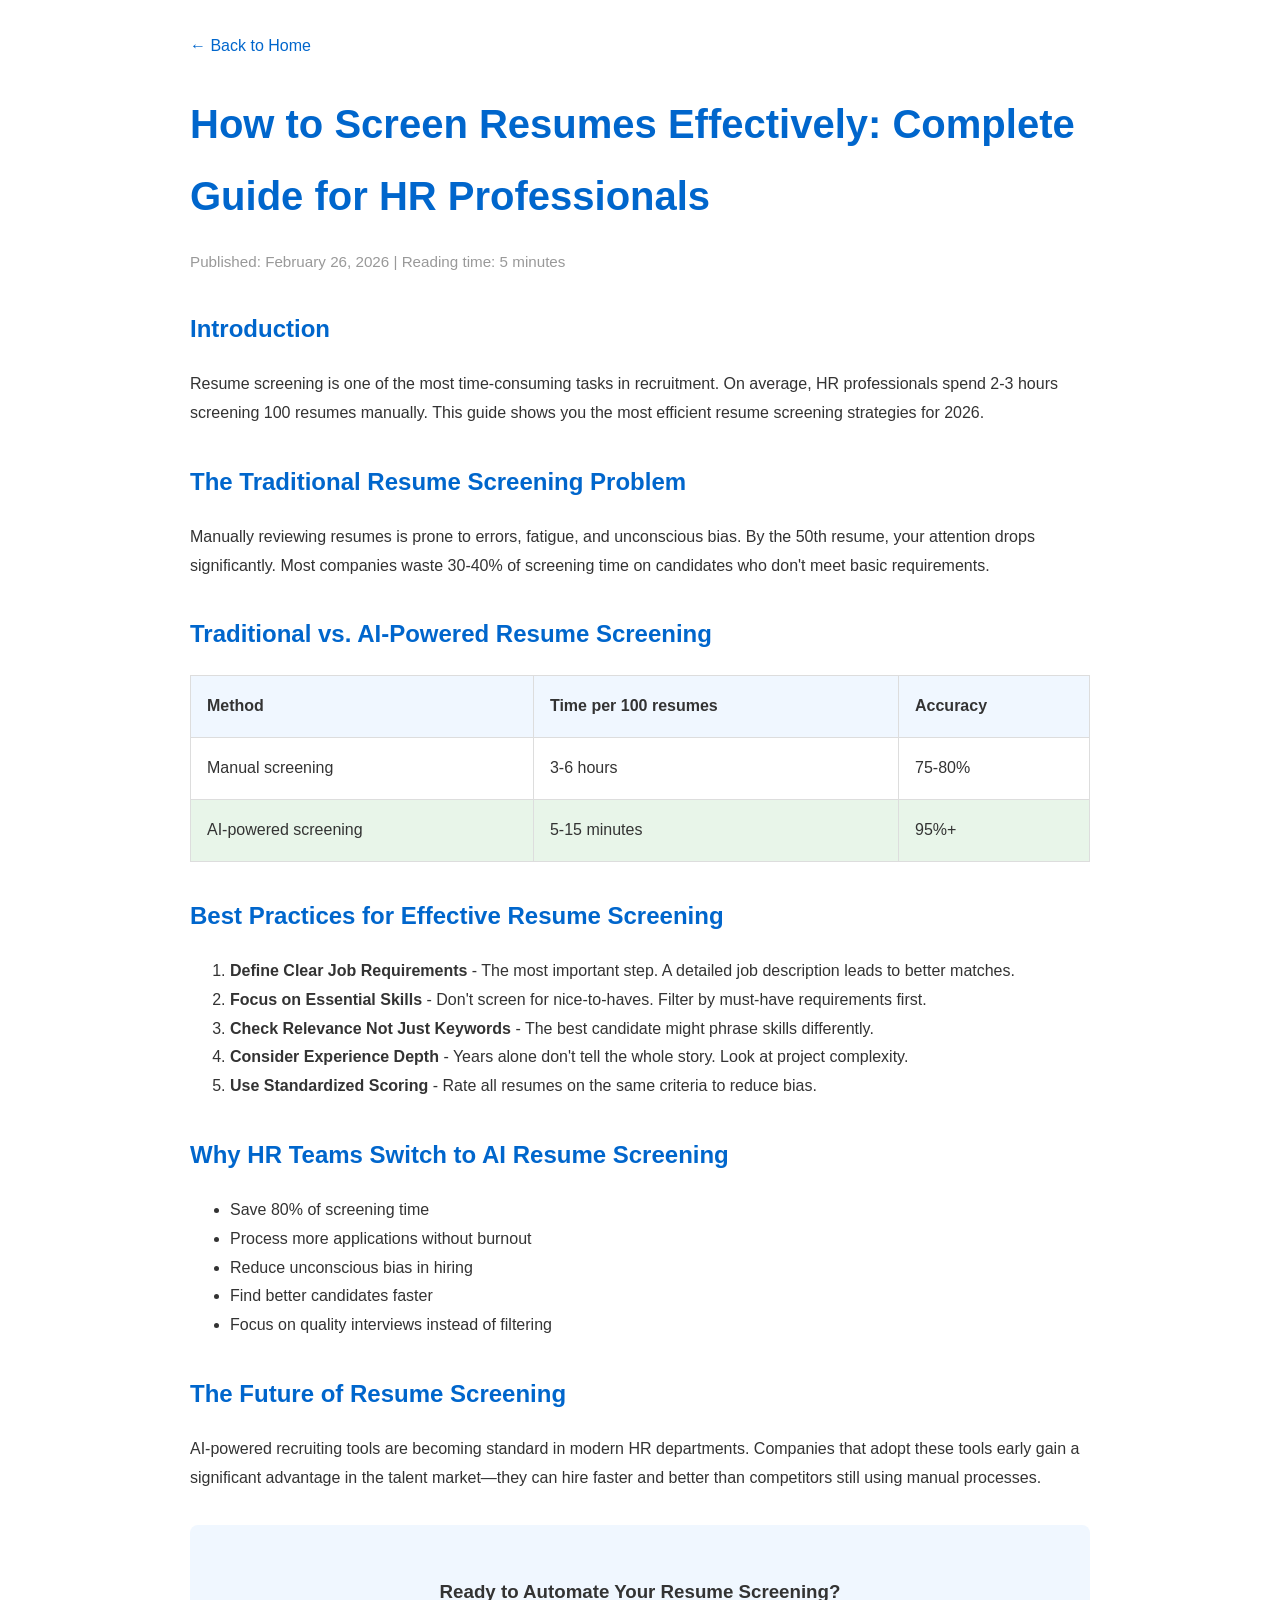
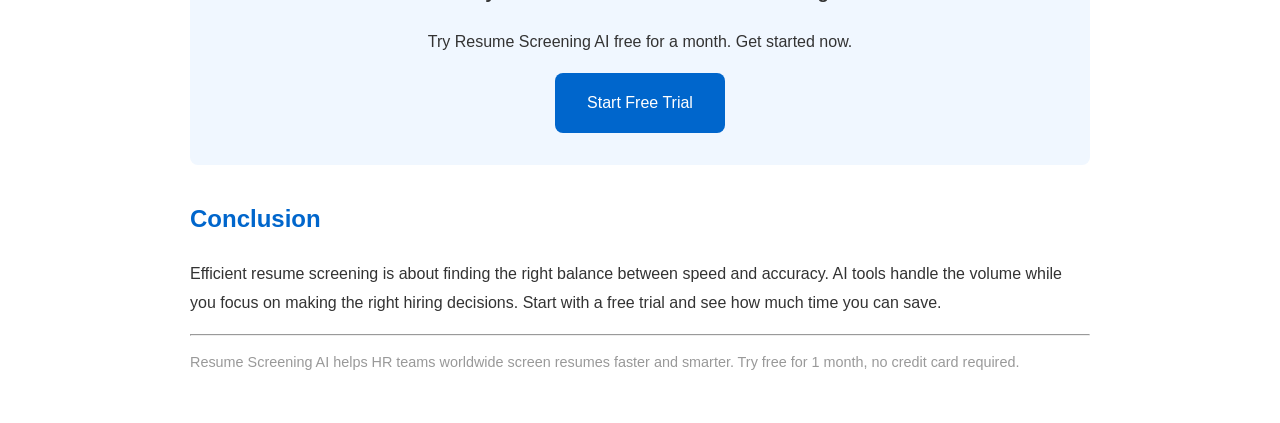
<file: templates/blog_screening_guide.html>
<!DOCTYPE html>
<html lang="en">
<head>
    <meta charset="UTF-8">
    <meta name="viewport" content="width=device-width, initial-scale=1.0">
    <meta name="description" content="Learn how to screen resumes effectively using AI. Tips and best practices for HR professionals to reduce hiring time and improve candidate quality.">
    <meta name="keywords" content="resume screening tips, how to screen resumes, resume screening best practices, recruiting tips, hiring strategies, HR automation">
    <title>How to Screen Resumes Effectively - Guide for HR Professionals</title>
    <style>
        body { font-family: 'Segoe UI', Tahoma, Geneva, Verdana, sans-serif; line-height: 1.8; color: #333; max-width: 900px; margin: 0 auto; padding: 2rem; }
        h1 { color: #0066cc; font-size: 2.5rem; margin-bottom: 1rem; }
        h2 { color: #0066cc; margin-top: 2rem; }
        .meta { color: #999; font-size: 0.95rem; margin-bottom: 2rem; }
        a { color: #0066cc; text-decoration: none; }
        a:hover { text-decoration: underline; }
        .cta { background: #f0f7ff; padding: 2rem; border-radius: 8px; margin: 2rem 0; text-align: center; }
        .cta a { background: #0066cc; color: white; padding: 1rem 2rem; border-radius: 8px; display: inline-block; }
    </style>
</head>
<body>
    <a href="/">← Back to Home</a>
    
    <h1>How to Screen Resumes Effectively: Complete Guide for HR Professionals</h1>
    <p class="meta">Published: February 26, 2026 | Reading time: 5 minutes</p>
    
    <h2>Introduction</h2>
    <p>Resume screening is one of the most time-consuming tasks in recruitment. On average, HR professionals spend 2-3 hours screening 100 resumes manually. This guide shows you the most efficient resume screening strategies for 2026.</p>
    
    <h2>The Traditional Resume Screening Problem</h2>
    <p>Manually reviewing resumes is prone to errors, fatigue, and unconscious bias. By the 50th resume, your attention drops significantly. Most companies waste 30-40% of screening time on candidates who don't meet basic requirements.</p>
    
    <h2>Traditional vs. AI-Powered Resume Screening</h2>
    <table style="width: 100%; border-collapse: collapse;">
        <tr style="background: #f0f7ff;">
            <td style="padding: 1rem; border: 1px solid #ddd;"><strong>Method</strong></td>
            <td style="padding: 1rem; border: 1px solid #ddd;"><strong>Time per 100 resumes</strong></td>
            <td style="padding: 1rem; border: 1px solid #ddd;"><strong>Accuracy</strong></td>
        </tr>
        <tr>
            <td style="padding: 1rem; border: 1px solid #ddd;">Manual screening</td>
            <td style="padding: 1rem; border: 1px solid #ddd;">3-6 hours</td>
            <td style="padding: 1rem; border: 1px solid #ddd;">75-80%</td>
        </tr>
        <tr style="background: #e8f5e9;">
            <td style="padding: 1rem; border: 1px solid #ddd;">AI-powered screening</td>
            <td style="padding: 1rem; border: 1px solid #ddd;">5-15 minutes</td>
            <td style="padding: 1rem; border: 1px solid #ddd;">95%+</td>
        </tr>
    </table>
    
    <h2>Best Practices for Effective Resume Screening</h2>
    <ol>
        <li><strong>Define Clear Job Requirements</strong> - The most important step. A detailed job description leads to better matches.</li>
        <li><strong>Focus on Essential Skills</strong> - Don't screen for nice-to-haves. Filter by must-have requirements first.</li>
        <li><strong>Check Relevance Not Just Keywords</strong> - The best candidate might phrase skills differently.</li>
        <li><strong>Consider Experience Depth</strong> - Years alone don't tell the whole story. Look at project complexity.</li>
        <li><strong>Use Standardized Scoring</strong> - Rate all resumes on the same criteria to reduce bias.</li>
    </ol>
    
    <h2>Why HR Teams Switch to AI Resume Screening</h2>
    <ul>
        <li>Save 80% of screening time</li>
        <li>Process more applications without burnout</li>
        <li>Reduce unconscious bias in hiring</li>
        <li>Find better candidates faster</li>
        <li>Focus on quality interviews instead of filtering</li>
    </ul>
    
    <h2>The Future of Resume Screening</h2>
    <p>AI-powered recruiting tools are becoming standard in modern HR departments. Companies that adopt these tools early gain a significant advantage in the talent market—they can hire faster and better than competitors still using manual processes.</p>
    
    <div class="cta">
        <h3>Ready to Automate Your Resume Screening?</h3>
        <p>Try Resume Screening AI free for a month. Get started now.</p>
        <a href="{{ url_for('register') }}">Start Free Trial</a>
    </div>
    
    <h2>Conclusion</h2>
    <p>Efficient resume screening is about finding the right balance between speed and accuracy. AI tools handle the volume while you focus on making the right hiring decisions. Start with a free trial and see how much time you can save.</p>
    
    <hr>
    <p style="color: #999; font-size: 0.9rem;">
        Resume Screening AI helps HR teams worldwide screen resumes faster and smarter. Try free for 1 month, no credit card required.
    </p>
</body>
</html>
</file>
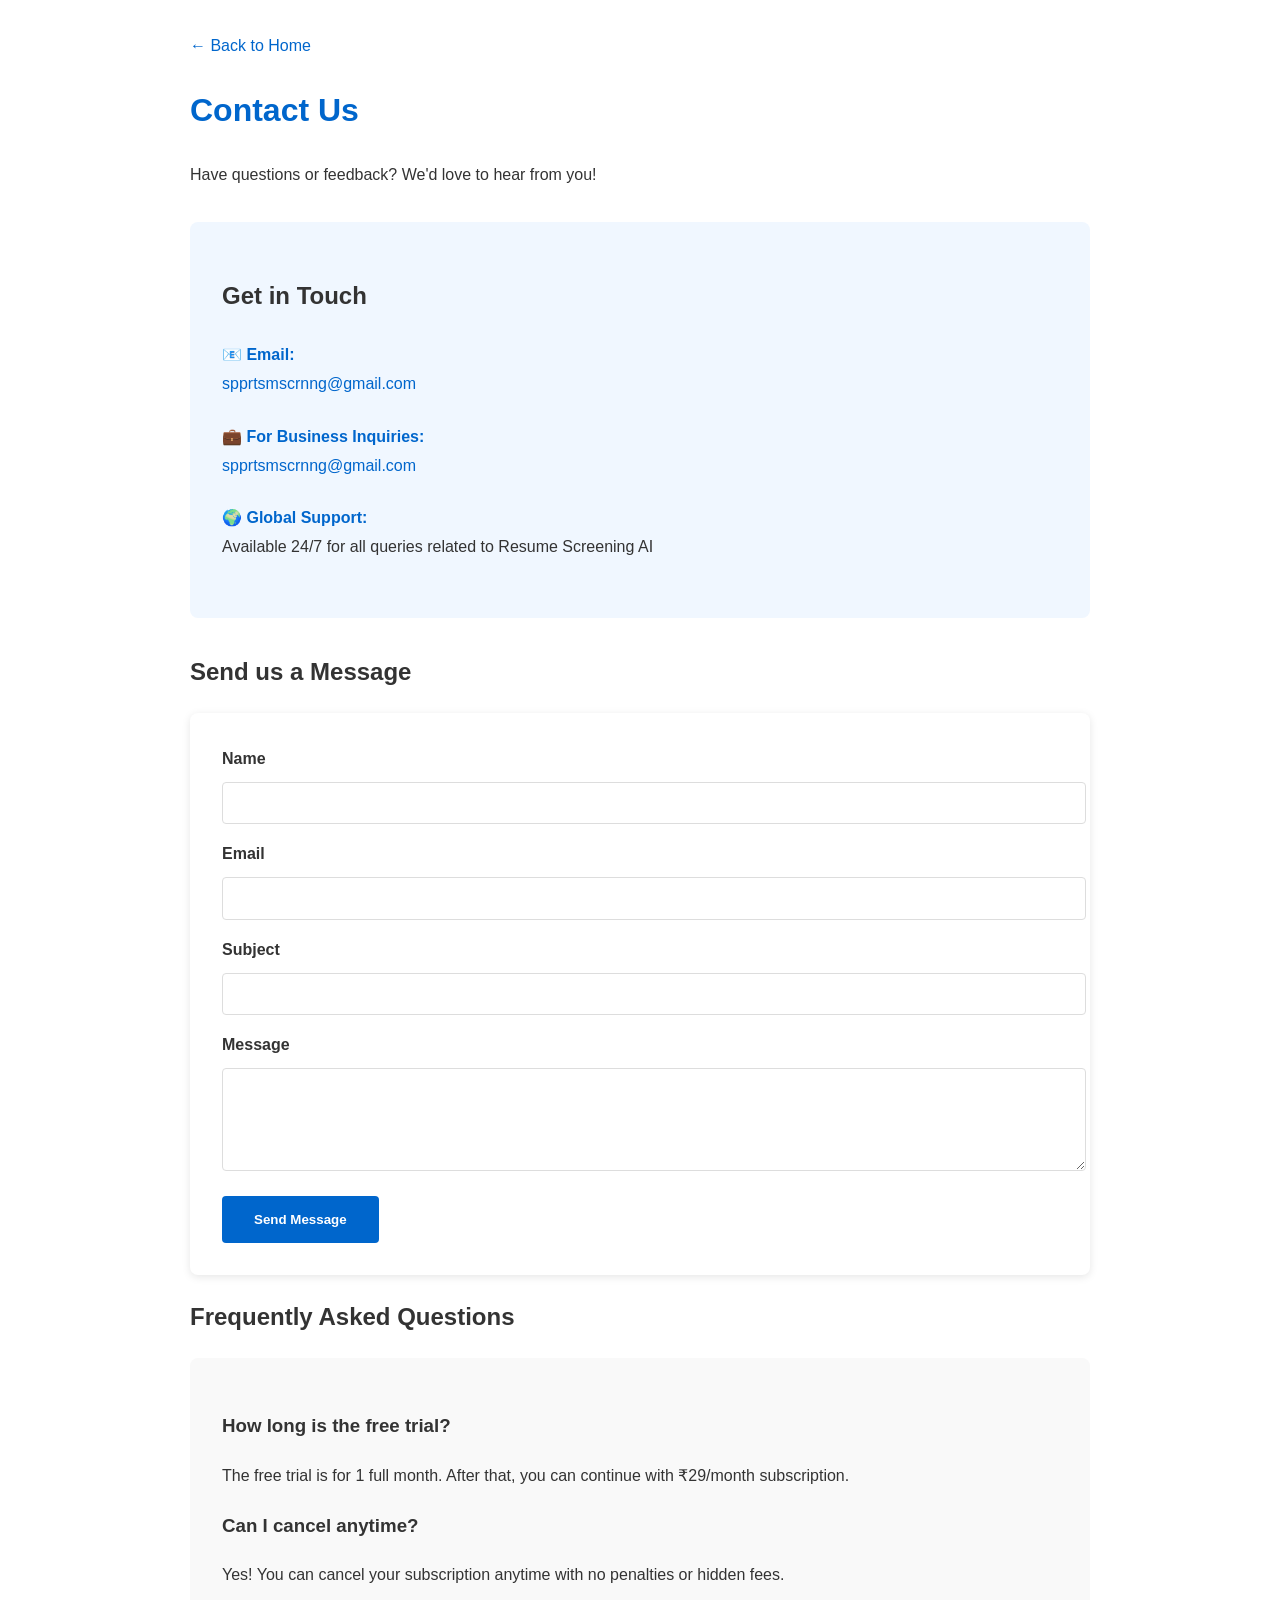
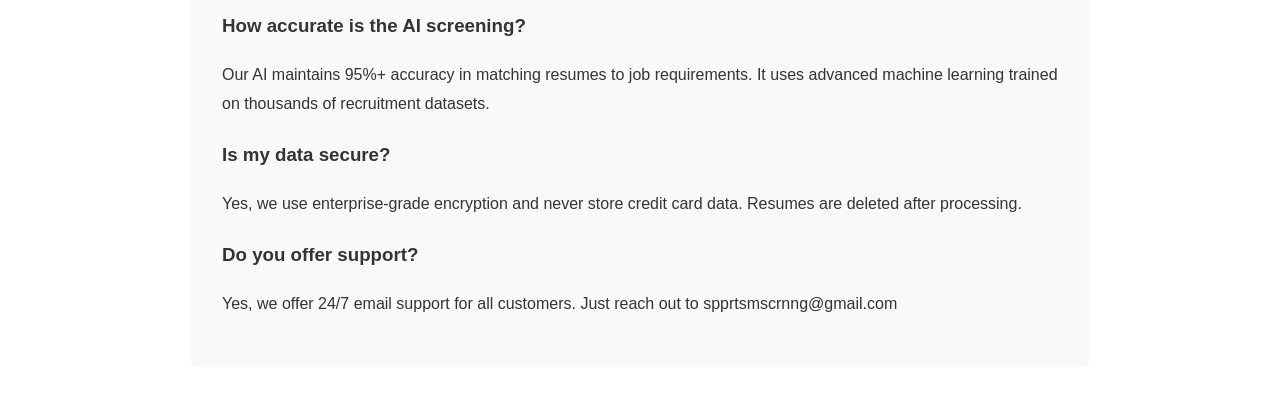
<file: templates/contact.html>
<!DOCTYPE html>
<html lang="en">
<head>
    <meta charset="UTF-8">
    <meta name="viewport" content="width=device-width, initial-scale=1.0">
    <title>Contact Us - Resume Screening AI</title>
    <style>
        body { font-family: 'Segoe UI', Tahoma, Geneva, Verdana, sans-serif; line-height: 1.8; color: #333; max-width: 900px; margin: 0 auto; padding: 2rem; }
        h1 { color: #0066cc; }
        .contact-section { background: #f0f7ff; padding: 2rem; border-radius: 8px; margin: 2rem 0; }
        .contact-item { margin: 1.5rem 0; }
        .contact-item strong { color: #0066cc; }
        form { background: white; padding: 2rem; border-radius: 8px; box-shadow: 0 2px 8px rgba(0,0,0,0.1); }
        input, textarea { width: 100%; padding: 0.8rem; margin: 0.5rem 0 1rem 0; border: 1px solid #ddd; border-radius: 4px; font-family: inherit; }
        button { background: #0066cc; color: white; padding: 1rem 2rem; border: none; border-radius: 4px; cursor: pointer; font-weight: 600; }
        button:hover { background: #0052a3; }
        a { color: #0066cc; text-decoration: none; }
        a:hover { text-decoration: underline; }
    </style>
</head>
<body>
    <a href="/">← Back to Home</a>
    
    <h1>Contact Us</h1>
    <p>Have questions or feedback? We'd love to hear from you!</p>
    
    <div class="contact-section">
        <h2>Get in Touch</h2>
        
        <div class="contact-item">
            <strong>📧 Email:</strong><br>
            <a href="mailto:spprtsmscrnng@gmail.com">spprtsmscrnng@gmail.com</a>
        </div>
        
        <div class="contact-item">
            <strong>💼 For Business Inquiries:</strong><br>
            <a href="mailto:spprtsmscrnng@gmail.com">spprtsmscrnng@gmail.com</a>
        </div>
        
        <div class="contact-item">
            <strong>🌍 Global Support:</strong><br>
            Available 24/7 for all queries related to Resume Screening AI
        </div>
    </div>
    
    <h2>Send us a Message</h2>
    <form action="/contact" method="POST">
        <div>
            <label for="name"><strong>Name</strong></label><br>
            <input type="text" id="name" name="name" required>
        </div>
        
        <div>
            <label for="email"><strong>Email</strong></label><br>
            <input type="email" id="email" name="email" required>
        </div>
        
        <div>
            <label for="subject"><strong>Subject</strong></label><br>
            <input type="text" id="subject" name="subject" required>
        </div>
        
        <div>
            <label for="message"><strong>Message</strong></label><br>
            <textarea id="message" name="message" rows="5" required></textarea>
        </div>
        
        <button type="submit">Send Message</button>
    </form>
    
    <h2>Frequently Asked Questions</h2>
    <div style="background: #f9f9f9; padding: 2rem; border-radius: 8px;">
        <h3>How long is the free trial?</h3>
        <p>The free trial is for 1 full month. After that, you can continue with ₹29/month subscription.</p>
        
        <h3>Can I cancel anytime?</h3>
        <p>Yes! You can cancel your subscription anytime with no penalties or hidden fees.</p>
        
        <h3>How accurate is the AI screening?</h3>
        <p>Our AI maintains 95%+ accuracy in matching resumes to job requirements. It uses advanced machine learning trained on thousands of recruitment datasets.</p>
        
        <h3>Is my data secure?</h3>
        <p>Yes, we use enterprise-grade encryption and never store credit card data. Resumes are deleted after processing.</p>
        
        <h3>Do you offer support?</h3>
        <p>Yes, we offer 24/7 email support for all customers. Just reach out to spprtsmscrnng@gmail.com</p>
    </div>
</body>
</html>
</file>
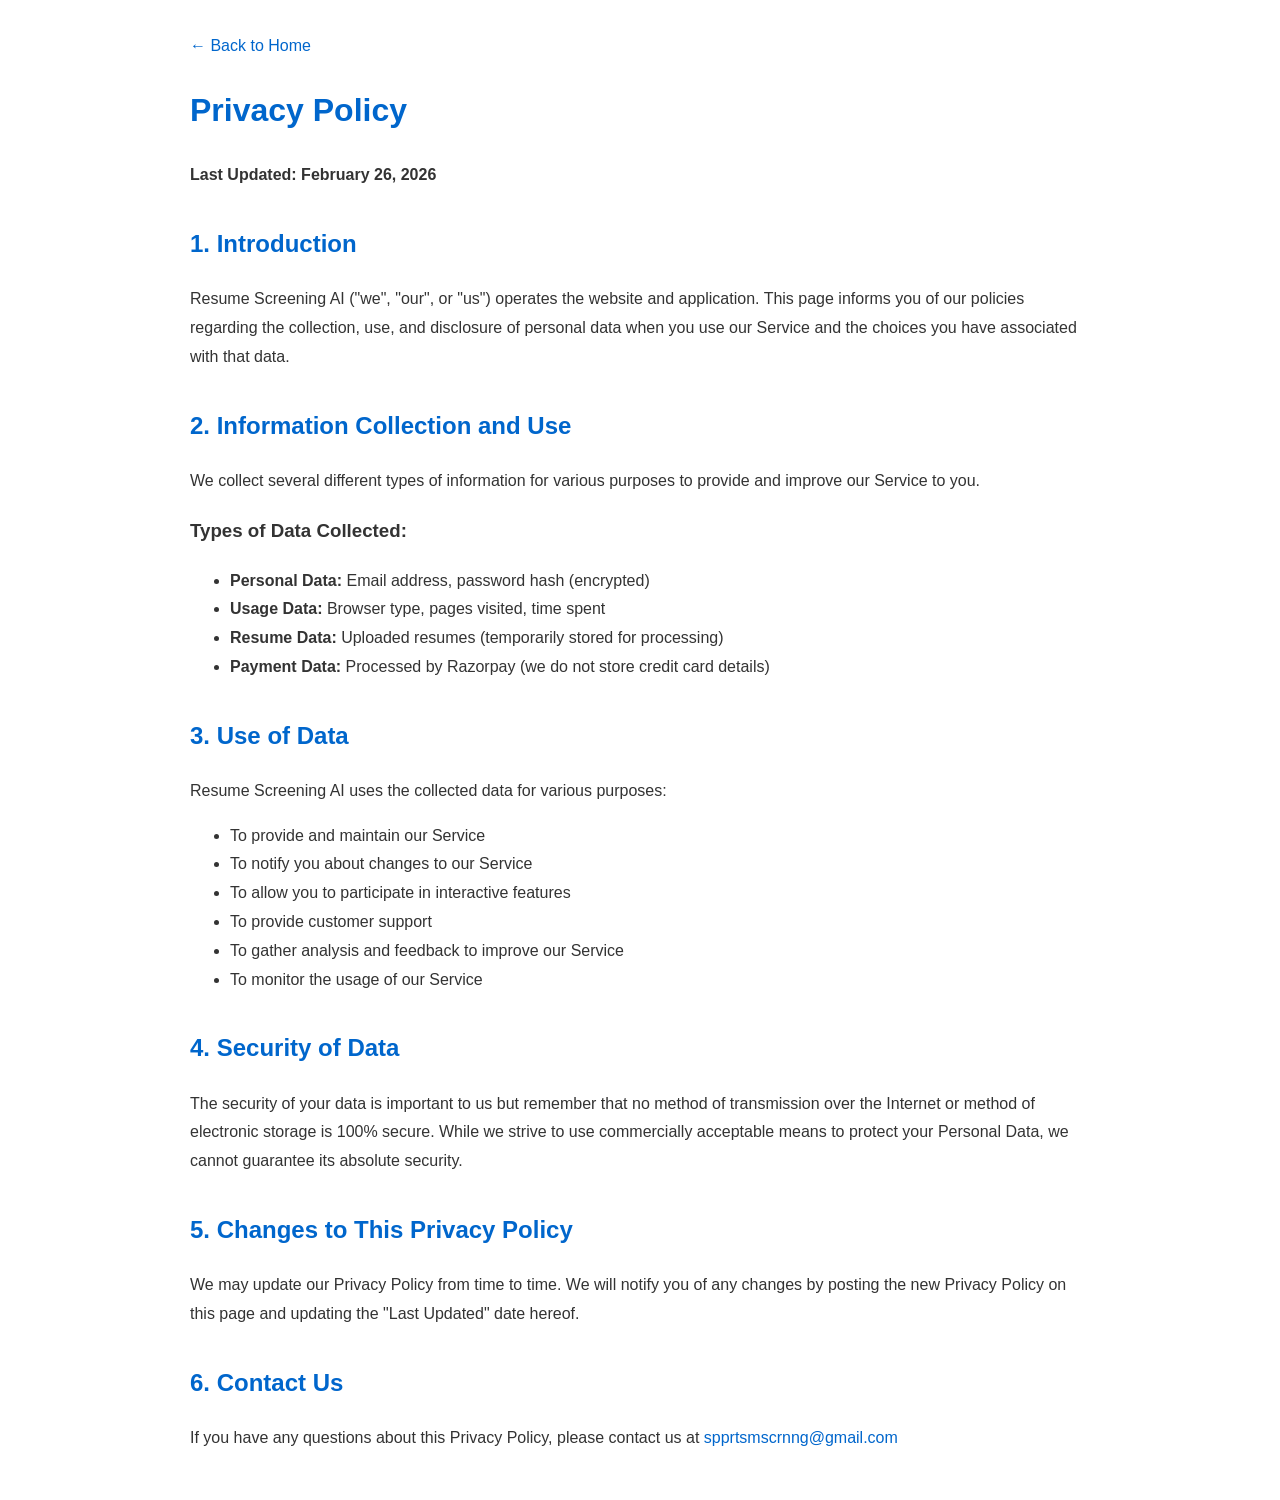
<file: templates/privacy.html>
<!DOCTYPE html>
<html lang="en">
<head>
    <meta charset="UTF-8">
    <meta name="viewport" content="width=device-width, initial-scale=1.0">
    <title>Privacy Policy - Resume Screening AI</title>
    <style>
        body { font-family: 'Segoe UI', Tahoma, Geneva, Verdana, sans-serif; line-height: 1.8; color: #333; max-width: 900px; margin: 0 auto; padding: 2rem; }
        h1 { color: #0066cc; }
        h2 { color: #0066cc; margin-top: 2rem; }
        a { color: #0066cc; text-decoration: none; }
        a:hover { text-decoration: underline; }
    </style>
</head>
<body>
    <a href="/">← Back to Home</a>
    
    <h1>Privacy Policy</h1>
    <p><strong>Last Updated: February 26, 2026</strong></p>
    
    <h2>1. Introduction</h2>
    <p>Resume Screening AI ("we", "our", or "us") operates the website and application. This page informs you of our policies regarding the collection, use, and disclosure of personal data when you use our Service and the choices you have associated with that data.</p>
    
    <h2>2. Information Collection and Use</h2>
    <p>We collect several different types of information for various purposes to provide and improve our Service to you.</p>
    
    <h3>Types of Data Collected:</h3>
    <ul>
        <li><strong>Personal Data:</strong> Email address, password hash (encrypted)</li>
        <li><strong>Usage Data:</strong> Browser type, pages visited, time spent</li>
        <li><strong>Resume Data:</strong> Uploaded resumes (temporarily stored for processing)</li>
        <li><strong>Payment Data:</strong> Processed by Razorpay (we do not store credit card details)</li>
    </ul>
    
    <h2>3. Use of Data</h2>
    <p>Resume Screening AI uses the collected data for various purposes:</p>
    <ul>
        <li>To provide and maintain our Service</li>
        <li>To notify you about changes to our Service</li>
        <li>To allow you to participate in interactive features</li>
        <li>To provide customer support</li>
        <li>To gather analysis and feedback to improve our Service</li>
        <li>To monitor the usage of our Service</li>
    </ul>
    
    <h2>4. Security of Data</h2>
    <p>The security of your data is important to us but remember that no method of transmission over the Internet or method of electronic storage is 100% secure. While we strive to use commercially acceptable means to protect your Personal Data, we cannot guarantee its absolute security.</p>
    
    <h2>5. Changes to This Privacy Policy</h2>
    <p>We may update our Privacy Policy from time to time. We will notify you of any changes by posting the new Privacy Policy on this page and updating the "Last Updated" date hereof.</p>
    
    <h2>6. Contact Us</h2>
    <p>If you have any questions about this Privacy Policy, please contact us at <a href="mailto:spprtsmscrnng@gmail.com">spprtsmscrnng@gmail.com</a></p>
</body>
</html>
</file>
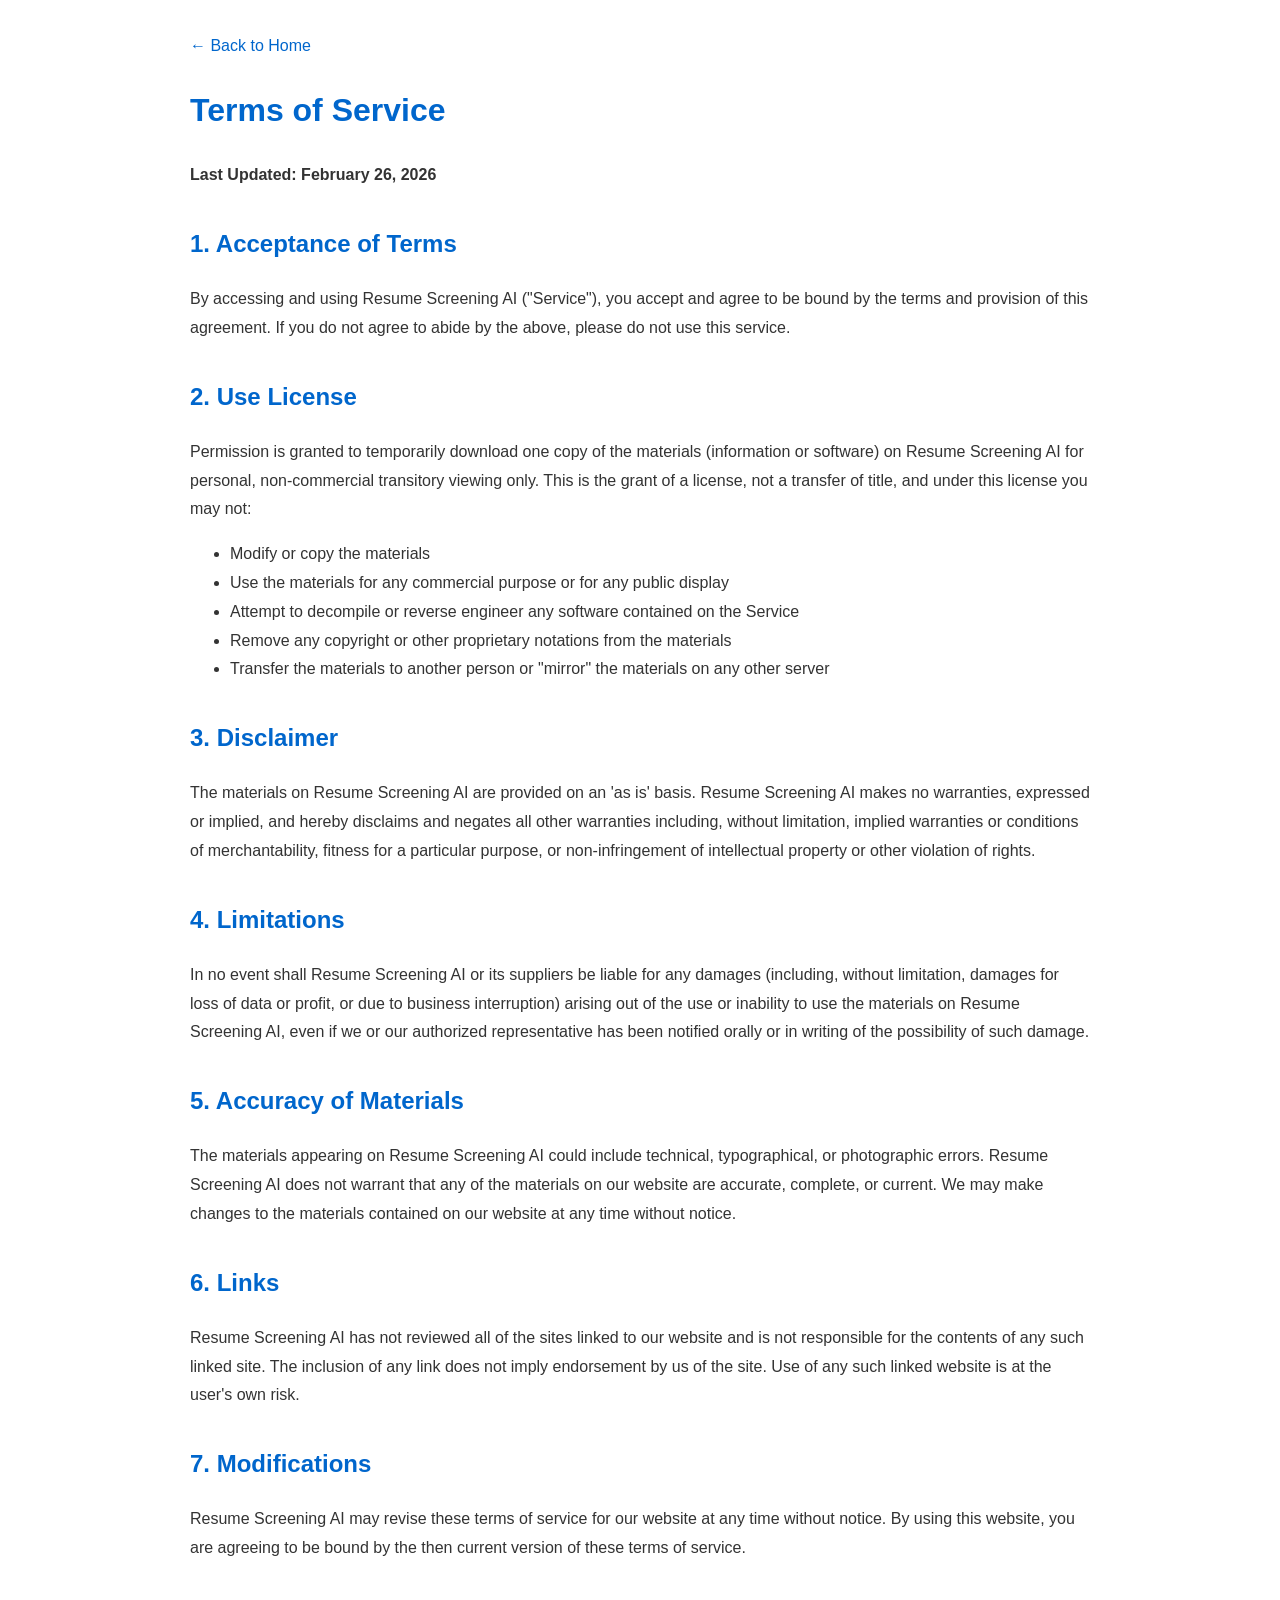
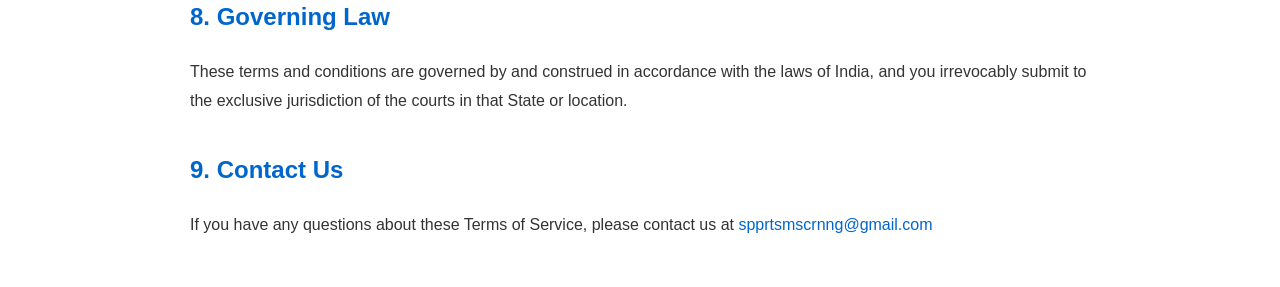
<file: templates/terms.html>
<!DOCTYPE html>
<html lang="en">
<head>
    <meta charset="UTF-8">
    <meta name="viewport" content="width=device-width, initial-scale=1.0">
    <title>Terms of Service - Resume Screening AI</title>
    <style>
        body { font-family: 'Segoe UI', Tahoma, Geneva, Verdana, sans-serif; line-height: 1.8; color: #333; max-width: 900px; margin: 0 auto; padding: 2rem; }
        h1 { color: #0066cc; }
        h2 { color: #0066cc; margin-top: 2rem; }
        a { color: #0066cc; text-decoration: none; }
        a:hover { text-decoration: underline; }
    </style>
</head>
<body>
    <a href="/">← Back to Home</a>
    
    <h1>Terms of Service</h1>
    <p><strong>Last Updated: February 26, 2026</strong></p>
    
    <h2>1. Acceptance of Terms</h2>
    <p>By accessing and using Resume Screening AI ("Service"), you accept and agree to be bound by the terms and provision of this agreement. If you do not agree to abide by the above, please do not use this service.</p>
    
    <h2>2. Use License</h2>
    <p>Permission is granted to temporarily download one copy of the materials (information or software) on Resume Screening AI for personal, non-commercial transitory viewing only. This is the grant of a license, not a transfer of title, and under this license you may not:</p>
    <ul>
        <li>Modify or copy the materials</li>
        <li>Use the materials for any commercial purpose or for any public display</li>
        <li>Attempt to decompile or reverse engineer any software contained on the Service</li>
        <li>Remove any copyright or other proprietary notations from the materials</li>
        <li>Transfer the materials to another person or "mirror" the materials on any other server</li>
    </ul>
    
    <h2>3. Disclaimer</h2>
    <p>The materials on Resume Screening AI are provided on an 'as is' basis. Resume Screening AI makes no warranties, expressed or implied, and hereby disclaims and negates all other warranties including, without limitation, implied warranties or conditions of merchantability, fitness for a particular purpose, or non-infringement of intellectual property or other violation of rights.</p>
    
    <h2>4. Limitations</h2>
    <p>In no event shall Resume Screening AI or its suppliers be liable for any damages (including, without limitation, damages for loss of data or profit, or due to business interruption) arising out of the use or inability to use the materials on Resume Screening AI, even if we or our authorized representative has been notified orally or in writing of the possibility of such damage.</p>
    
    <h2>5. Accuracy of Materials</h2>
    <p>The materials appearing on Resume Screening AI could include technical, typographical, or photographic errors. Resume Screening AI does not warrant that any of the materials on our website are accurate, complete, or current. We may make changes to the materials contained on our website at any time without notice.</p>
    
    <h2>6. Links</h2>
    <p>Resume Screening AI has not reviewed all of the sites linked to our website and is not responsible for the contents of any such linked site. The inclusion of any link does not imply endorsement by us of the site. Use of any such linked website is at the user's own risk.</p>
    
    <h2>7. Modifications</h2>
    <p>Resume Screening AI may revise these terms of service for our website at any time without notice. By using this website, you are agreeing to be bound by the then current version of these terms of service.</p>
    
    <h2>8. Governing Law</h2>
    <p>These terms and conditions are governed by and construed in accordance with the laws of India, and you irrevocably submit to the exclusive jurisdiction of the courts in that State or location.</p>
    
    <h2>9. Contact Us</h2>
    <p>If you have any questions about these Terms of Service, please contact us at <a href="mailto:spprtsmscrnng@gmail.com">spprtsmscrnng@gmail.com</a></p>
</body>
</html>
</file>
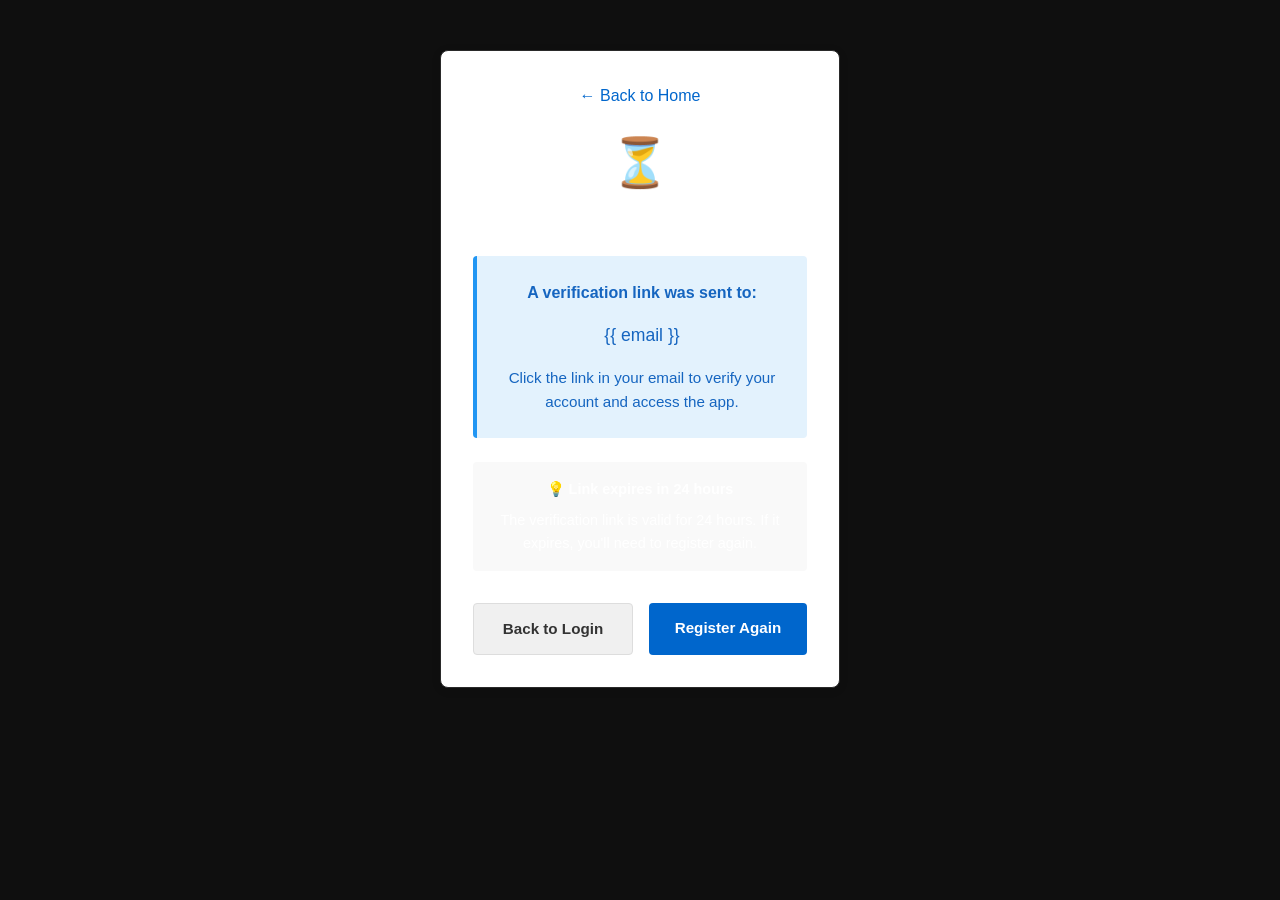
<file: templates/verify.html>
<!DOCTYPE html>
<html lang="en">
<head>
    <meta charset="UTF-8">
    <title>Verify Email - Resume Screening AI</title>
    <link rel="stylesheet" href="/static/style.css">
    <style>
        .auth-container {
            max-width: 400px;
            margin: 50px auto;
            padding: 2rem;
            background: white;
            border-radius: 8px;
            box-shadow: 0 2px 10px rgba(0,0,0,0.1);
        }
        .info-box {
            background: #e3f2fd;
            border-left: 4px solid #2196f3;
            padding: 1.5rem;
            margin-bottom: 1rem;
            border-radius: 4px;
            color: #1565c0;
            text-align: center;
        }
        .warning-icon {
            font-size: 3rem;
            margin-bottom: 1rem;
        }
        .button-group {
            display: flex;
            gap: 1rem;
            margin-top: 2rem;
        }
        .button-group a {
            flex: 1;
            padding: 0.8rem;
            text-decoration: none;
            border-radius: 4px;
            font-weight: 600;
            font-size: 0.95rem;
            text-align: center;
        }
        .primary-btn {
            background: #0066cc;
            color: white;
        }
        .primary-btn:hover {
            background: #0052a3;
        }
        .secondary-btn {
            background: #f0f0f0;
            color: #333;
            border: 1px solid #ddd;
        }
        .secondary-btn:hover {
            background: #e0e0e0;
        }
        .back-link {
            display: inline-block;
            margin-bottom: 1rem;
            color: #0066cc;
            text-decoration: none;
        }
        .back-link:hover {
            text-decoration: underline;
        }
    </style>
</head>
<body>
    <div class="auth-container">
        <a href="/" class="back-link">← Back to Home</a>
        
        <div class="warning-icon">⏳</div>
        
        <h2>Email Verification Required</h2>
        
        <div class="info-box">
            <p><strong>A verification link was sent to:</strong></p>
            <p style="font-size: 1.1rem; margin: 1rem 0;">{{ email }}</p>
            <p style="margin-top: 1rem; font-size: 0.95rem;">Click the link in your email to verify your account and access the app.</p>
        </div>
        
        <div style="background: #f9f9f9; padding: 1rem; border-radius: 4px; margin: 1.5rem 0; font-size: 0.9rem;">
            <p><strong>💡 Link expires in 24 hours</strong></p>
            <p style="margin-top: 0.5rem;">The verification link is valid for 24 hours. If it expires, you'll need to register again.</p>
        </div>
        
        <div class="button-group">
            <a href="/login" class="secondary-btn">Back to Login</a>
            <a href="/register" class="primary-btn">Register Again</a>
        </div>
    </div>
</body>
</html>
</file>
<file: static/style.css>
/* ===== CSS Variables ===== */
:root {
    --color-bg: #0f0f0f;
    --color-surface: #1a1a1a;
    --color-surface-elevated: #242424;
    --color-border: #2a2a2a;
    --color-text: #ffffff;
    --color-text-muted: #a0a0a0;
    --color-accent: #06b6d4;
    --color-accent-glow: rgba(6, 182, 212, 0.3);
    --color-amber: #f59e0b;
    --color-success: #10b981;
    --color-danger: #ef4444;

    --font-display: 'Outfit', sans-serif;
    --font-body: 'DM Sans', sans-serif;

    --shadow-sm: 0 1px 2px rgba(0, 0, 0, 0.3);
    --shadow-md: 0 4px 6px rgba(0, 0, 0, 0.4);
    --shadow-lg: 0 10px 25px rgba(0, 0, 0, 0.5);
    --shadow-glow: 0 0 30px var(--color-accent-glow);

    --transition-smooth: all 0.3s cubic-bezier(0.4, 0, 0.2, 1);
    --transition-bounce: all 0.5s cubic-bezier(0.68, -0.55, 0.265, 1.55);
}

/* ===== Base Styles ===== */
* {
    margin: 0;
    padding: 0;
    box-sizing: border-box;
}

body {
    font-family: var(--font-body);
    background: var(--color-bg);
    color: var(--color-text);
    line-height: 1.6;
    overflow-x: hidden;
    position: relative;
}

/* Navigation links */
.header-right {
    position: absolute;
    top: 2rem;
    right: 2rem;
    display: flex;
    gap: 1rem;
    align-items: center;
}
.nav-link {
    color: var(--color-text);
    text-decoration: none;
    font-weight: 600;
    transition: color 0.2s;
}
.nav-link:hover {
    color: var(--color-accent);
}
.welcome-text {
    color: var(--color-text-muted);
    font-size: 0.9rem;
}

/* Grain texture overlay */
.grain-overlay {
    position: fixed;
    top: 0;
    left: 0;
    width: 100%;
    height: 100%;
    pointer-events: none;
    opacity: 0.03;
    z-index: 1000;
    background-image: url("data:image/svg+xml,%3Csvg viewBox='0 0 400 400' xmlns='http://www.w3.org/2000/svg'%3E%3Cfilter id='noiseFilter'%3E%3CfeTurbulence type='fractalNoise' baseFrequency='0.9' numOctaves='4' stitchTiles='stitch'/%3E%3C/filter%3E%3Crect width='100%25' height='100%25' filter='url(%23noiseFilter)'/%3E%3C/svg%3E");
}

.container {
    max-width: 1600px;
    margin: 0 auto;
    padding: 2rem;
    position: relative;
    z-index: 1;
}

/* auth forms styling */
.auth-container {
    max-width: 400px;
    margin: 6rem auto;
    background: var(--color-surface);
    padding: 2rem;
    border: 1px solid var(--color-border);
    border-radius: 12px;
    box-shadow: var(--shadow-md);
    text-align: center;
}
.auth-container input {
    width: 100%;
    padding: 0.5rem;
    margin-bottom: 1rem;
    border: 1px solid var(--color-border);
    border-radius: 6px;
    background: var(--color-bg);
    color: var(--color-text);
}
.auth-container label {
    display: block;
    margin-bottom: 0.25rem;
    text-align: left;
    color: var(--color-text-muted);
    font-size: 0.9rem;
}

/* ===== Header ===== */
.header {
    position: relative;
    margin-bottom: 3rem;
    padding-bottom: 2rem;
    border-bottom: 1px solid var(--color-border);
}

.header-content {
    position: relative;
    z-index: 2;
}

.site-title {
    font-family: var(--font-display);
    font-weight: 800;
    font-size: clamp(2.5rem, 6vw, 4.5rem);
    line-height: 1.1;
    margin-bottom: 0.5rem;
    display: flex;
    flex-direction: column;
    gap: 0.2rem;
}

.title-line {
    display: inline-block;
    animation: fadeInUp 0.8s ease-out;
}

.title-line.accent {
    color: var(--color-accent);
    animation-delay: 0.2s;
    animation-fill-mode: both;
}

.site-subtitle {
    font-size: 1.1rem;
    color: var(--color-text-muted);
    font-weight: 400;
    animation: fadeInUp 0.8s ease-out 0.4s both;
}

.header-decoration {
    position: absolute;
    top: 0;
    right: 0;
    width: 300px;
    height: 300px;
    background: radial-gradient(circle, var(--color-accent-glow) 0%, transparent 70%);
    opacity: 0.3;
    pointer-events: none;
    animation: pulse 4s ease-in-out infinite;
}

/* ===== Main Grid ===== */
.main-grid {
    display: grid;
    grid-template-columns: 450px 1fr;
    gap: 2rem;
    align-items: start;
}

/* ===== Controls Panel ===== */
.controls-panel {
    display: flex;
    flex-direction: column;
    gap: 1.5rem;
    position: sticky;
    top: 2rem;
}

.panel-card {
    background: var(--color-surface);
    border: 1px solid var(--color-border);
    border-radius: 12px;
    padding: 1.5rem;
    transition: var(--transition-smooth);
    animation: fadeInLeft 0.6s ease-out;
}

.panel-card:hover {
    border-color: var(--color-accent);
    box-shadow: var(--shadow-glow);
}

.panel-header {
    display: flex;
    justify-content: space-between;
    align-items: center;
    margin-bottom: 1rem;
}

.panel-header h2 {
    font-family: var(--font-display);
    font-weight: 600;
    font-size: 1.3rem;
    color: var(--color-text);
}

.step-badge {
    background: var(--color-accent);
    color: var(--color-bg);
    padding: 0.25rem 0.75rem;
    border-radius: 20px;
    font-size: 0.75rem;
    font-weight: 600;
    font-family: var(--font-display);
}

.job-description-input {
    width: 100%;
    background: var(--color-bg);
    border: 2px solid var(--color-border);
    border-radius: 8px;
    padding: 1rem;
    color: var(--color-text);
    font-family: var(--font-body);
    font-size: 0.95rem;
    line-height: 1.6;
    resize: vertical;
    transition: var(--transition-smooth);
    min-height: 200px;
}

.job-description-input:focus {
    outline: none;
    border-color: var(--color-accent);
    box-shadow: 0 0 0 3px var(--color-accent-glow);
}

.job-description-input::placeholder {
    color: var(--color-text-muted);
}

/* Upload Zone */
.upload-zone {
    background: var(--color-bg);
    border: 3px dashed var(--color-border);
    border-radius: 12px;
    padding: 2rem;
    cursor: pointer;
    transition: var(--transition-smooth);
    text-align: center;
}

.upload-zone:hover {
    border-color: var(--color-accent);
    background: var(--color-surface-elevated);
    transform: translateY(-2px);
}

.upload-zone.drag-over {
    border-color: var(--color-accent);
    background: var(--color-surface-elevated);
    box-shadow: var(--shadow-glow);
    transform: scale(1.02);
}

.upload-content {
    pointer-events: none;
}

.upload-icon {
    width: 48px;
    height: 48px;
    color: var(--color-accent);
    margin: 0 auto 1rem;
    stroke-width: 2;
}

.upload-text {
    font-size: 1.1rem;
    font-weight: 600;
    color: var(--color-text);
    margin-bottom: 0.25rem;
}

.upload-subtext {
    font-size: 0.9rem;
    color: var(--color-text-muted);
}

/* File List */
.file-list {
    margin-top: 1rem;
    display: flex;
    flex-direction: column;
    gap: 0.5rem;
}

.file-item {
    display: flex;
    align-items: center;
    justify-content: space-between;
    background: var(--color-bg);
    border: 1px solid var(--color-border);
    border-radius: 8px;
    padding: 0.75rem 1rem;
    animation: slideIn 0.3s ease-out;
}

.file-info {
    display: flex;
    align-items: center;
    gap: 0.75rem;
    flex: 1;
}

.file-icon {
    width: 20px;
    height: 20px;
    color: var(--color-accent);
}

.file-name {
    font-size: 0.9rem;
    color: var(--color-text);
    font-weight: 500;
}

.remove-file {
    background: transparent;
    border: none;
    color: var(--color-text-muted);
    cursor: pointer;
    padding: 0.25rem;
    transition: var(--transition-smooth);
    display: flex;
    align-items: center;
}

.remove-file:hover {
    color: var(--color-danger);
    transform: scale(1.2);
}

.remove-file svg {
    width: 18px;
    height: 18px;
}

/* Analyze Button */
.analyze-btn {
    background: var(--color-accent);
    color: var(--color-bg);
    border: none;
    border-radius: 8px;
    padding: 1rem 2rem;
    font-family: var(--font-display);
    font-size: 1.1rem;
    font-weight: 600;
    cursor: pointer;
    display: flex;
    align-items: center;
    justify-content: center;
    gap: 0.75rem;
    transition: var(--transition-smooth);
    position: relative;
    overflow: hidden;
}

.analyze-btn::before {
    content: '';
    position: absolute;
    top: 50%;
    left: 50%;
    width: 0;
    height: 0;
    border-radius: 50%;
    background: rgba(255, 255, 255, 0.2);
    transform: translate(-50%, -50%);
    transition: width 0.6s, height 0.6s;
}

.analyze-btn:hover::before {
    width: 300px;
    height: 300px;
}

.analyze-btn:hover {
    transform: translateY(-2px);
    box-shadow: var(--shadow-lg), var(--shadow-glow);
}

.analyze-btn:active {
    transform: translateY(0);
}

.analyze-btn:disabled {
    background: var(--color-border);
    color: var(--color-text-muted);
    cursor: not-allowed;
    transform: none;
}

.analyze-btn:disabled::before {
    display: none;
}

.btn-icon {
    width: 20px;
    height: 20px;
    transition: transform 0.3s;
}

.analyze-btn:hover .btn-icon {
    transform: translateX(4px);
}

/* ===== Results Panel ===== */
.results-panel {
    min-height: 600px;
    animation: fadeInRight 0.6s ease-out;
}

/* Empty State */
.empty-state {
    display: flex;
    flex-direction: column;
    align-items: center;
    justify-content: center;
    min-height: 500px;
    text-align: center;
    padding: 3rem;
}

.empty-state-icon {
    width: 120px;
    height: 120px;
    background: var(--color-surface);
    border: 2px solid var(--color-border);
    border-radius: 50%;
    display: flex;
    align-items: center;
    justify-content: center;
    margin-bottom: 1.5rem;
    animation: float 3s ease-in-out infinite;
}

.empty-state-icon svg {
    width: 60px;
    height: 60px;
    color: var(--color-text-muted);
}

.empty-state h3 {
    font-family: var(--font-display);
    font-size: 1.5rem;
    font-weight: 600;
    margin-bottom: 0.5rem;
    color: var(--color-text);
}

.empty-state p {
    color: var(--color-text-muted);
    max-width: 400px;
    font-size: 1rem;
}

/* Loading State */
.loading-state {
    display: flex;
    flex-direction: column;
    align-items: center;
    justify-content: center;
    min-height: 500px;
    text-align: center;
}

.loading-spinner {
    position: relative;
    width: 100px;
    height: 100px;
    margin-bottom: 2rem;
}

.spinner-ring {
    position: absolute;
    width: 100%;
    height: 100%;
    border: 3px solid transparent;
    border-top-color: var(--color-accent);
    border-radius: 50%;
    animation: spin 1.5s cubic-bezier(0.68, -0.55, 0.265, 1.55) infinite;
}

.spinner-ring:nth-child(2) {
    width: 70%;
    height: 70%;
    top: 15%;
    left: 15%;
    border-top-color: var(--color-amber);
    animation-duration: 2s;
    animation-direction: reverse;
}

.spinner-ring:nth-child(3) {
    width: 40%;
    height: 40%;
    top: 30%;
    left: 30%;
    border-top-color: var(--color-success);
    animation-duration: 1s;
}

.loading-state h3 {
    font-family: var(--font-display);
    font-size: 1.8rem;
    font-weight: 600;
    margin-bottom: 0.5rem;
    color: var(--color-text);
}

.loading-state p {
    color: var(--color-text-muted);
    font-size: 1rem;
}

/* Results Container */
.results-container {
    animation: fadeIn 0.6s ease-out;
}

.results-header {
    display: flex;
    justify-content: space-between;
    align-items: center;
    margin-bottom: 2rem;
    padding-bottom: 1rem;
    border-bottom: 1px solid var(--color-border);
}

.results-header h2 {
    font-family: var(--font-display);
    font-size: 2rem;
    font-weight: 600;
    color: var(--color-text);
}

.clear-btn {
    background: transparent;
    border: 1px solid var(--color-border);
    color: var(--color-text-muted);
    padding: 0.5rem 1rem;
    border-radius: 6px;
    font-family: var(--font-body);
    font-size: 0.9rem;
    font-weight: 500;
    cursor: pointer;
    transition: var(--transition-smooth);
}

.clear-btn:hover {
    border-color: var(--color-danger);
    color: var(--color-danger);
    background: rgba(239, 68, 68, 0.1);
}

/* Results Grid */
.results-grid {
    display: grid;
    gap: 1.5rem;
}

/* Result Card */
.result-card {
    background: var(--color-surface);
    border: 1px solid var(--color-border);
    border-radius: 12px;
    padding: 2rem;
    transition: var(--transition-smooth);
    animation: scaleIn 0.5s ease-out;
    position: relative;
    overflow: hidden;
}

.result-card::before {
    content: '';
    position: absolute;
    top: 0;
    left: 0;
    width: 4px;
    height: 100%;
    background: var(--card-accent-color, var(--color-accent));
    opacity: 0;
    transition: var(--transition-smooth);
}

.result-card:hover::before {
    opacity: 1;
}

.result-card:hover {
    border-color: var(--color-accent);
    transform: translateY(-4px);
    box-shadow: var(--shadow-lg);
}

.result-card.score-high {
    --card-accent-color: var(--color-success);
}

.result-card.score-medium {
    --card-accent-color: var(--color-amber);
}

.result-card.score-low {
    --card-accent-color: var(--color-danger);
}

.result-header {
    display: flex;
    justify-content: space-between;
    align-items: flex-start;
    margin-bottom: 1.5rem;
    gap: 1rem;
}

.result-title {
    flex: 1;
}

.result-title h3 {
    font-family: var(--font-display);
    font-size: 1.4rem;
    font-weight: 600;
    color: var(--color-text);
    margin-bottom: 0.25rem;
    word-break: break-word;
}

.result-subtitle {
    font-size: 0.9rem;
    color: var(--color-text-muted);
}

/* Score Badge */
.score-badge {
    background: var(--color-surface-elevated);
    border: 2px solid var(--card-accent-color, var(--color-accent));
    border-radius: 12px;
    padding: 1rem;
    min-width: 100px;
    text-align: center;
    flex-shrink: 0;
}

.score-value {
    font-family: var(--font-display);
    font-size: 2.5rem;
    font-weight: 800;
    color: var(--card-accent-color, var(--color-accent));
    line-height: 1;
    display: block;
}

.score-label {
    font-size: 0.75rem;
    color: var(--color-text-muted);
    text-transform: uppercase;
    letter-spacing: 0.05em;
    margin-top: 0.25rem;
    font-weight: 600;
}

/* Skills Section */
.skills-section {
    margin-bottom: 1.5rem;
}

.skills-header {
    font-family: var(--font-display);
    font-size: 0.9rem;
    font-weight: 600;
    color: var(--color-text-muted);
    margin-bottom: 0.75rem;
    text-transform: uppercase;
    letter-spacing: 0.05em;
}

.skills-list {
    display: flex;
    flex-wrap: wrap;
    gap: 0.5rem;
}

.skill-tag {
    background: var(--color-bg);
    border: 1px solid var(--color-border);
    color: var(--color-text);
    padding: 0.4rem 0.8rem;
    border-radius: 6px;
    font-size: 0.85rem;
    font-weight: 500;
    transition: var(--transition-smooth);
}

.skill-tag.matched {
    background: rgba(16, 185, 129, 0.1);
    border-color: var(--color-success);
    color: var(--color-success);
}

.skill-tag.missing {
    background: rgba(239, 68, 68, 0.1);
    border-color: var(--color-danger);
    color: var(--color-danger);
}

.skill-tag:hover {
    transform: translateY(-2px);
    box-shadow: var(--shadow-sm);
}

/* Summary */
.summary-section {
    background: var(--color-bg);
    border-left: 3px solid var(--card-accent-color, var(--color-accent));
    padding: 1rem;
    border-radius: 6px;
}

.summary-header {
    font-family: var(--font-display);
    font-size: 0.9rem;
    font-weight: 600;
    color: var(--color-text-muted);
    margin-bottom: 0.5rem;
    text-transform: uppercase;
    letter-spacing: 0.05em;
}

.summary-text {
    color: var(--color-text);
    line-height: 1.6;
    font-size: 0.95rem;
}

/* Generate Resume Button */
.generate-btn {
    width: 100%;
    background: linear-gradient(135deg, var(--color-accent), var(--color-accent));
    border: none;
    color: var(--color-bg);
    padding: 1rem 1.5rem;
    margin-top: 1.5rem;
    border-radius: 8px;
    font-family: var(--font-display);
    font-size: 0.95rem;
    font-weight: 600;
    cursor: pointer;
    display: flex;
    align-items: center;
    justify-content: center;
    gap: 0.75rem;
    transition: var(--transition-smooth);
    position: relative;
    overflow: hidden;
}

.generate-btn.enabled {
    background: linear-gradient(135deg, var(--color-accent), #06a8c4);
    box-shadow: 0 0 20px rgba(6, 182, 212, 0.3);
}

.generate-btn.enabled:hover {
    transform: translateY(-2px);
    box-shadow: 0 0 30px rgba(6, 182, 212, 0.5);
}

.generate-btn.enabled:active {
    transform: translateY(0);
}

.generate-btn.disabled {
    background: var(--color-surface-elevated);
    border: 1px solid var(--color-border);
    color: var(--color-text-muted);
    cursor: not-allowed;
    opacity: 0.5;
}

.generate-btn .btn-icon {
    width: 20px;
    height: 20px;
    flex-shrink: 0;
}

.generate-btn .btn-icon.spinner {
    animation: spin 1s linear infinite;
}

.generate-btn .btn-text {
    font-weight: 600;
    letter-spacing: 0.02em;
}

@keyframes spin {
    to {
        transform: rotate(360deg);
    }
}

/* ===== Animations ===== */
@keyframes fadeIn {
    from {
        opacity: 0;
    }
    to {
        opacity: 1;
    }
}

@keyframes fadeInUp {
    from {
        opacity: 0;
        transform: translateY(20px);
    }
    to {
        opacity: 1;
        transform: translateY(0);
    }
}

@keyframes fadeInLeft {
    from {
        opacity: 0;
        transform: translateX(-20px);
    }
    to {
        opacity: 1;
        transform: translateX(0);
    }
}

@keyframes fadeInRight {
    from {
        opacity: 0;
        transform: translateX(20px);
    }
    to {
        opacity: 1;
        transform: translateX(0);
    }
}

@keyframes slideIn {
    from {
        opacity: 0;
        transform: translateX(-10px);
    }
    to {
        opacity: 1;
        transform: translateX(0);
    }
}

@keyframes scaleIn {
    from {
        opacity: 0;
        transform: scale(0.95);
    }
    to {
        opacity: 1;
        transform: scale(1);
    }
}

@keyframes spin {
    to {
        transform: rotate(360deg);
    }
}

@keyframes pulse {
    0%, 100% {
        opacity: 0.3;
    }
    50% {
        opacity: 0.5;
    }
}

@keyframes float {
    0%, 100% {
        transform: translateY(0);
    }
    50% {
        transform: translateY(-10px);
    }
}

/* ===== Responsive Design ===== */
@media (max-width: 1200px) {
    .main-grid {
        grid-template-columns: 400px 1fr;
    }
}

@media (max-width: 968px) {
    .main-grid {
        grid-template-columns: 1fr;
    }

    .controls-panel {
        position: static;
    }

    .site-title {
        font-size: 2.5rem;
    }

    .container {
        padding: 1.5rem;
    }
}

@media (max-width: 640px) {
    .site-title {
        font-size: 2rem;
    }

    .result-header {
        flex-direction: column;
    }

    .score-badge {
        width: 100%;
    }

    .panel-card {
        padding: 1.25rem;
    }

    .result-card {
        padding: 1.5rem;
    }
}
</file>
